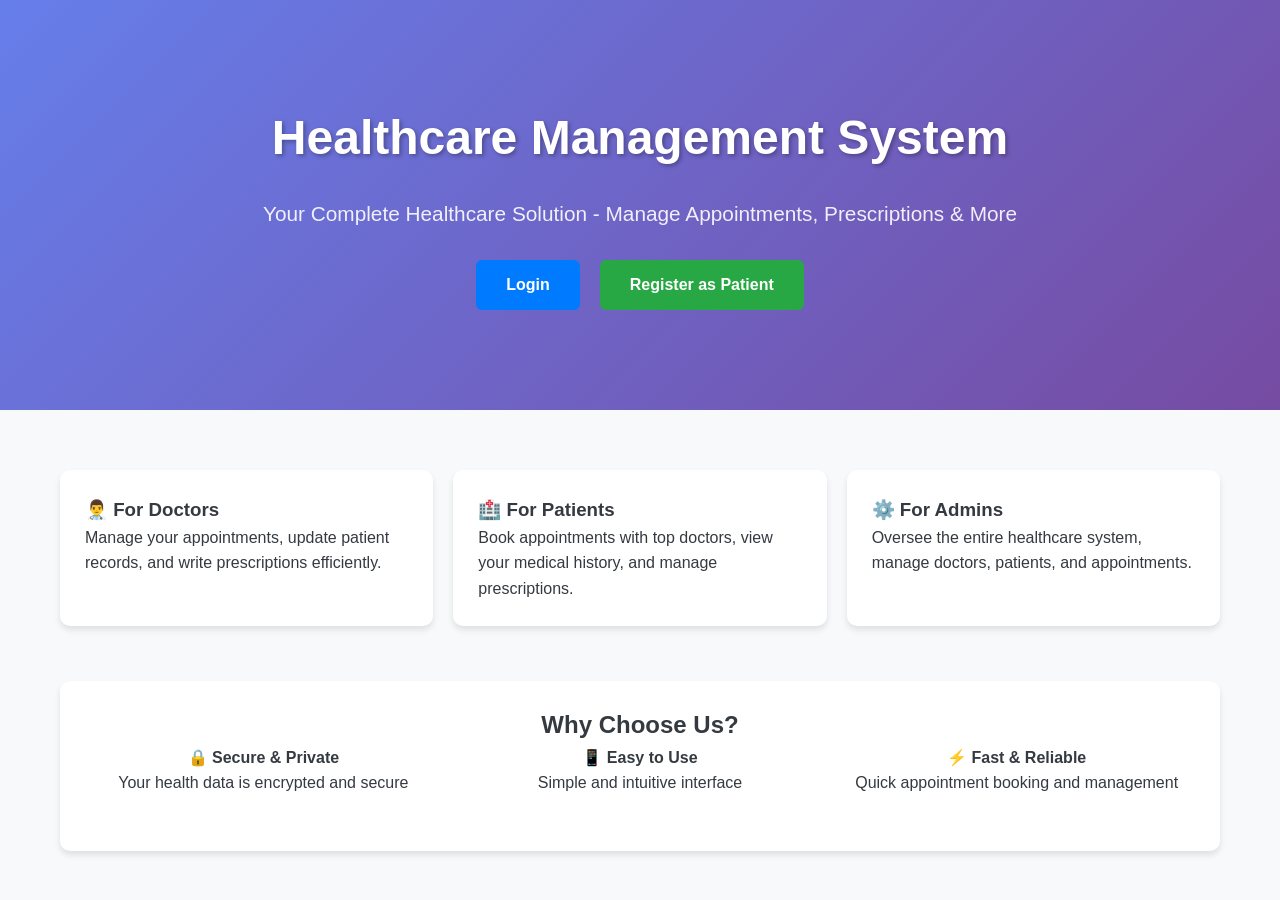
<file: frontend/index.html>
<!DOCTYPE html>
<html lang="en">
<head>
    <meta charset="UTF-8">
    <meta name="viewport" content="width=device-width, initial-scale=1.0">
    <title>Healthcare Management System</title>
    <link rel="stylesheet" href="styles.css">
</head>
<body>
    <div class="hero">
        <div class="container">
            <h1>Healthcare Management System</h1>
            <p>Your Complete Healthcare Solution - Manage Appointments, Prescriptions & More</p>
            <div class="hero-buttons">
                <a href="login.html" class="btn btn-primary">Login</a>
                <a href="register.html" class="btn btn-success">Register as Patient</a>
            </div>
        </div>
    </div>

    <div class="container">
        <div class="card-grid">
            <div class="card">
                <h3>👨‍⚕️ For Doctors</h3>
                <p>Manage your appointments, update patient records, and write prescriptions efficiently.</p>
            </div>
            <div class="card">
                <h3>🏥 For Patients</h3>
                <p>Book appointments with top doctors, view your medical history, and manage prescriptions.</p>
            </div>
            <div class="card">
                <h3>⚙️ For Admins</h3>
                <p>Oversee the entire healthcare system, manage doctors, patients, and appointments.</p>
            </div>
        </div>

        <div class="card text-center">
            <h2>Why Choose Us?</h2>
            <div class="card-grid">
                <div>
                    <h4>🔒 Secure & Private</h4>
                    <p>Your health data is encrypted and secure</p>
                </div>
                <div>
                    <h4>📱 Easy to Use</h4>
                    <p>Simple and intuitive interface</p>
                </div>
                <div>
                    <h4>⚡ Fast & Reliable</h4>
                    <p>Quick appointment booking and management</p>
                </div>
            </div>
        </div>
    </div>
</body>
</html>
</file>
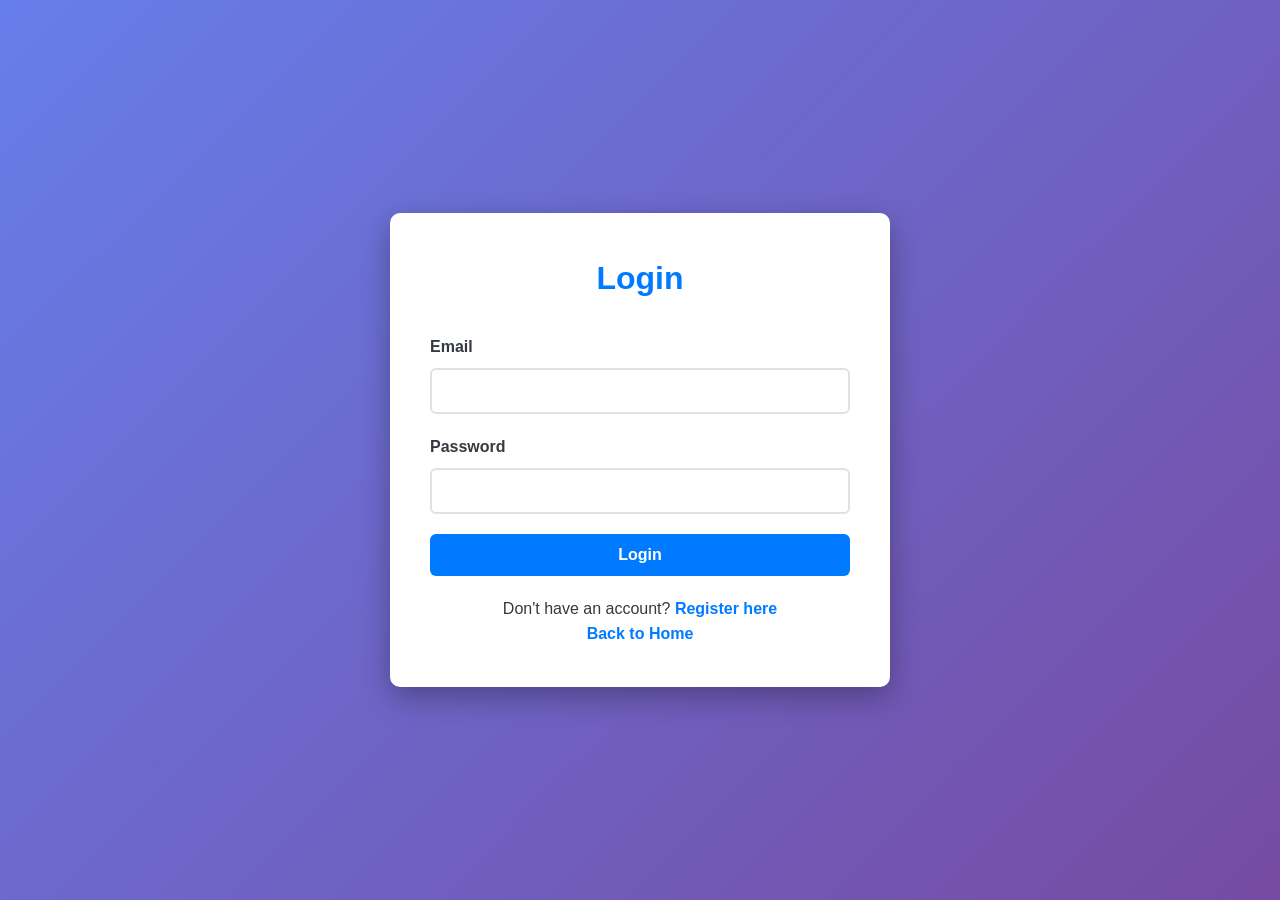
<file: frontend/admin-dashboard.html>
<!DOCTYPE html>
<html lang="en">
<head>
    <meta charset="UTF-8">
    <meta name="viewport" content="width=device-width, initial-scale=1.0">
    <title>Admin Dashboard - Healthcare Management System</title>
    <link rel="stylesheet" href="styles.css">
</head>
<body>
    <header>
        <div class="header-content">
            <div class="logo">Healthcare System - Admin Portal</div>
            <div class="flex align-center gap-10">
                <span id="userName">Welcome Admin!</span>
                <button onclick="logout()" class="btn btn-danger btn-sm">Logout</button>
            </div>
        </div>
    </header>

    <div class="container">
        <div id="alertBox" class="alert"></div>

        <!-- Statistics -->
        <div class="stats-grid">
            <div class="stat-card">
                <h3 id="totalPatients">0</h3>
                <p>Total Patients</p>
            </div>
            <div class="stat-card" style="background: linear-gradient(135deg, var(--success), #1e7e34);">
                <h3 id="totalDoctors">0</h3>
                <p>Total Doctors</p>
            </div>
            <div class="stat-card" style="background: linear-gradient(135deg, var(--warning), #d39e00);">
                <h3 id="totalAppointments">0</h3>
                <p>Total Appointments</p>
            </div>
        </div>

        <!-- Add Doctor -->
        <div class="card">
            <div class="card-header">
                <h2>Add New Doctor</h2>
            </div>
            <form id="addDoctorForm">
                <div class="card-grid">
                    <div class="form-group">
                        <label for="name">Full Name *</label>
                        <input type="text" id="name" name="name" required>
                    </div>
                    <div class="form-group">
                        <label for="email">Email *</label>
                        <input type="email" id="email" name="email" required>
                    </div>
                    <div class="form-group">
                        <label for="password">Password *</label>
                        <input type="password" id="password" name="password" required minlength="6">
                    </div>
                    <div class="form-group">
                        <label for="phone">Phone *</label>
                        <input type="tel" id="phone" name="phone" required>
                    </div>
                    <div class="form-group">
                        <label for="specialization">Specialization *</label>
                        <input type="text" id="specialization" name="specialization" required>
                    </div>
                    <div class="form-group">
                        <label for="availableDays">Available Days *</label>
                        <input type="text" id="availableDays" name="availableDays" placeholder="Mon-Fri" required>
                    </div>
                    <div class="form-group">
                        <label for="qualification">Qualification *</label>
                        <input type="text" id="qualification" name="qualification" required>
                    </div>
                    <div class="form-group">
                        <label for="experienceYears">Experience (years) *</label>
                        <input type="number" id="experienceYears" name="experienceYears" required min="0">
                    </div>
                    <div class="form-group">
                        <label for="slotDurationMinutes">Slot Duration (minutes)</label>
                        <input type="number" id="slotDurationMinutes" name="slotDurationMinutes" min="10" step="5" value="30">
                    </div>
                </div>
                <button type="submit" class="btn btn-success">Add Doctor</button>
            </form>
        </div>

        <!-- All Doctors -->
        <div class="card">
            <div class="card-header">
                <h2>All Doctors</h2>
            </div>
            <div style="overflow-x: auto;">
                <table>
                    <thead>
                        <tr>
                            <th>ID</th>
                            <th>Name</th>
                            <th>Email</th>
                            <th>Phone</th>
                            <th>Specialization</th>
                            <th>Qualification</th>
                            <th>Experience</th>
                            <th>Available Days</th>
                            <th>Actions</th>
                        </tr>
                    </thead>
                    <tbody id="doctorsTable">
                        <tr><td colspan="9" class="text-center">Loading...</td></tr>
                    </tbody>
                </table>
            </div>
        </div>

        <!-- All Appointments -->
        <div class="card">
            <div class="card-header">
                <h2>All Appointments</h2>
            </div>
            <div style="overflow-x: auto;">
                <table>
                    <thead>
                        <tr>
                            <th>ID</th>
                            <th>Patient</th>
                            <th>Doctor</th>
                            <th>Date</th>
                            <th>Time</th>
                            <th>Status</th>
                            <th>Reason</th>
                        </tr>
                    </thead>
                    <tbody id="appointmentsTable">
                        <tr><td colspan="7" class="text-center">Loading...</td></tr>
                    </tbody>
                </table>
            </div>
        </div>

        <!-- All Patients -->
        <div class="card">
            <div class="card-header">
                <h2>All Patients</h2>
            </div>
            <div style="overflow-x: auto;">
                <table>
                    <thead>
                        <tr>
                            <th>ID</th>
                            <th>Name</th>
                            <th>Email</th>
                            <th>Phone</th>
                            <th>Gender</th>
                            <th>Blood Group</th>
                            <th>Date of Birth</th>
                        </tr>
                    </thead>
                    <tbody id="patientsTable">
                        <tr><td colspan="7" class="text-center">Loading...</td></tr>
                    </tbody>
                </table>
            </div>
        </div>
    </div>

    <script>
        const API_BASE = 'http://localhost:8080/api';
        const token = localStorage.getItem('token');
        
        if (!token) {
            window.location.href = 'login.html';
        }
        
        const headers = {
            'Authorization': `Bearer ${token}`,
            'Content-Type': 'application/json'
        };
        
        function showAlert(message, type) {
            const alertBox = document.getElementById('alertBox');
            alertBox.className = `alert alert-${type} show`;
            alertBox.textContent = message;
            window.scrollTo(0, 0);
            setTimeout(() => alertBox.classList.remove('show'), 5000);
        }
        
        function logout() {
            localStorage.clear();
            window.location.href = 'index.html';
        }
        
        async function loadDoctors() {
            try {
                const response = await fetch(`${API_BASE}/doctors`, { headers });
                if (response.ok) {
                    const doctors = await response.json();
                    document.getElementById('totalDoctors').textContent = doctors.length;
                    const tbody = document.getElementById('doctorsTable');
                    
                    if (doctors.length === 0) {
                        tbody.innerHTML = '<tr><td colspan="9" class="text-center">No doctors found.</td></tr>';
                        return;
                    }
                    
                    tbody.innerHTML = doctors.map(doc => `
                        <tr>
                            <td>${doc.id}</td>
                            <td>${doc.name}</td>
                            <td>${doc.email}</td>
                            <td>${doc.phone}</td>
                            <td>${doc.specialization}</td>
                            <td>${doc.qualification || 'N/A'}</td>
                            <td>${doc.experienceYears ?? doc.experience ?? 'N/A'} years</td>
                            <td>${doc.availableDays || 'N/A'}</td>
                            <td>
                                <button onclick="deleteDoctor(${doc.id})" class="btn btn-danger btn-sm">Delete</button>
                            </td>
                        </tr>
                    `).join('');
                }
            } catch (error) {
                console.error('Error loading doctors:', error);
            }
        }
        
        async function loadPatients() {
            try {
                const response = await fetch(`${API_BASE}/patients`, { headers });
                if (response.ok) {
                    const patients = await response.json();
                    document.getElementById('totalPatients').textContent = patients.length;
                    const tbody = document.getElementById('patientsTable');
                    
                    if (patients.length === 0) {
                        tbody.innerHTML = '<tr><td colspan="7" class="text-center">No patients found.</td></tr>';
                        return;
                    }
                    
                    tbody.innerHTML = patients.map(pat => `
                        <tr>
                            <td>${pat.id}</td>
                            <td>${pat.name}</td>
                            <td>${pat.email}</td>
                            <td>${pat.phone}</td>
                            <td>${pat.gender}</td>
                            <td>${pat.bloodGroup || 'N/A'}</td>
                            <td>${pat.dateOfBirth}</td>
                        </tr>
                    `).join('');
                }
            } catch (error) {
                console.error('Error loading patients:', error);
            }
        }
        
        async function loadAppointments() {
            try {
                const response = await fetch(`${API_BASE}/appointments`, { headers });
                if (response.ok) {
                    const appointments = await response.json();
                    document.getElementById('totalAppointments').textContent = appointments.length;
                    const tbody = document.getElementById('appointmentsTable');
                    
                    if (appointments.length === 0) {
                        tbody.innerHTML = '<tr><td colspan="7" class="text-center">No appointments found.</td></tr>';
                        return;
                    }
                    
                    tbody.innerHTML = appointments.map(apt => `
                        <tr>
                            <td>${apt.id}</td>
                            <td>${apt.patientName || 'N/A'}</td>
                            <td>${apt.doctorName || 'N/A'}</td>
                            <td>${apt.appointmentDate}</td>
                            <td>${apt.appointmentTime}</td>
                            <td><span class="badge">${apt.status}</span></td>
                            <td>${apt.reason}</td>
                        </tr>
                    `).join('');
                }
            } catch (error) {
                console.error('Error loading appointments:', error);
            }
        }
        
        document.getElementById('addDoctorForm').addEventListener('submit', async (e) => {
            e.preventDefault();
            const formData = new FormData(e.target);
            const data = {
                name: formData.get('name'),
                email: formData.get('email'),
                password: formData.get('password'),
                phone: formData.get('phone'),
                specialization: formData.get('specialization'),
                qualification: formData.get('qualification'),
                availableDays: formData.get('availableDays'),
                experienceYears: parseInt(formData.get('experienceYears'), 10),
                slotDurationMinutes: parseInt(formData.get('slotDurationMinutes') || '30', 10)
            };
            
            try {
                const response = await fetch(`${API_BASE}/doctors`, {
                    method: 'POST',
                    headers,
                    body: JSON.stringify(data)
                });
                
                if (response.ok) {
                    showAlert('Doctor added successfully!', 'success');
                    e.target.reset();
                    loadDoctors();
                } else {
                    const error = await response.json();
                    showAlert(error.message || 'Failed to add doctor.', 'danger');
                }
            } catch (error) {
                console.error('Error:', error);
                showAlert('Network error. Please try again.', 'danger');
            }
        });
        
        async function deleteDoctor(id) {
            if (!confirm('Are you sure you want to delete this doctor?')) return;
            
            try {
                const response = await fetch(`${API_BASE}/doctors/${id}`, {
                    method: 'DELETE',
                    headers
                });
                
                if (response.ok) {
                    showAlert('Doctor deleted successfully!', 'success');
                    loadDoctors();
                } else {
                    showAlert('Failed to delete doctor.', 'danger');
                }
            } catch (error) {
                console.error('Error:', error);
                showAlert('Network error. Please try again.', 'danger');
            }
        }
        
        // Load all data
        loadDoctors();
        loadPatients();
        loadAppointments();
    </script>
</body>
</html>
</file>
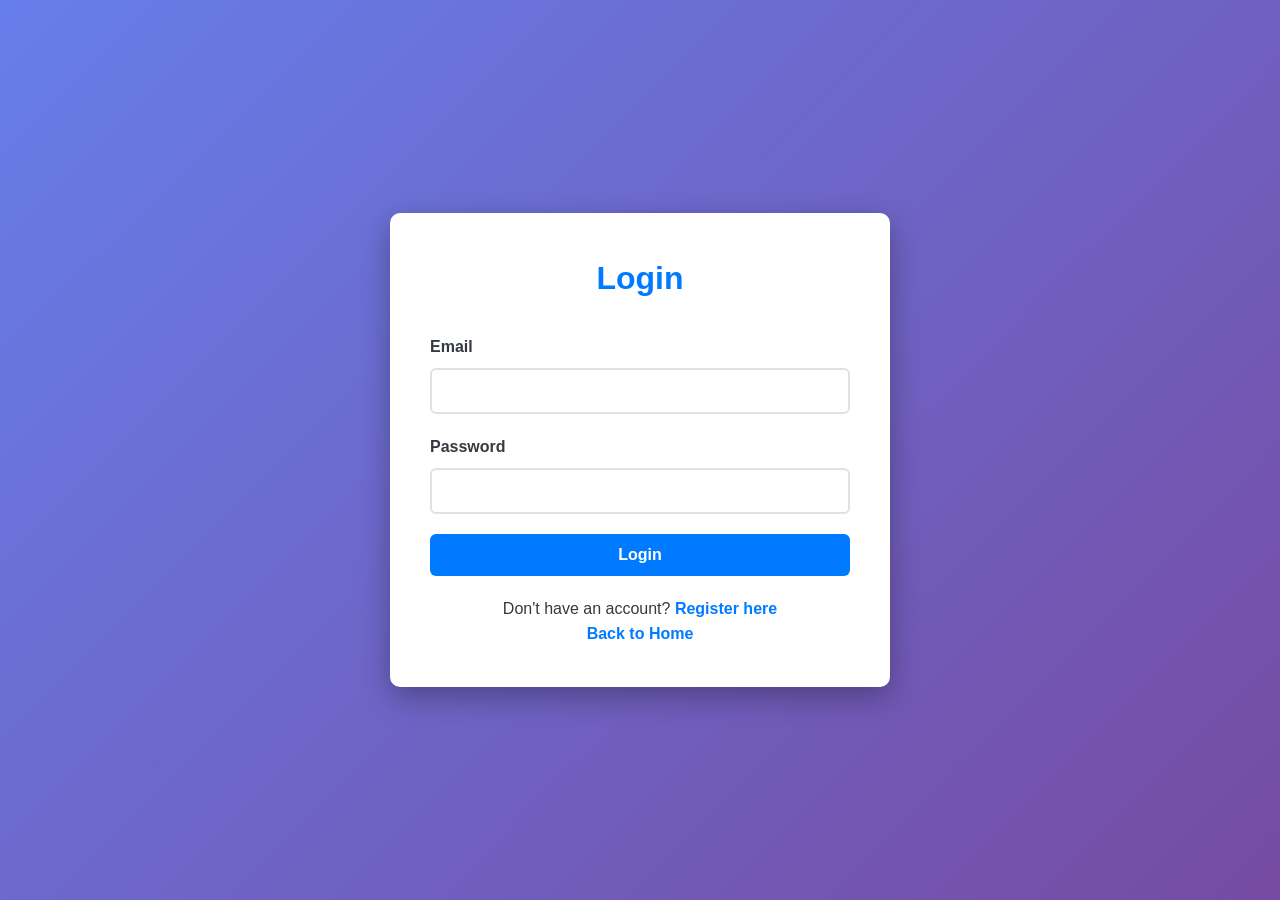
<file: frontend/doctor-dashboard.html>
<!DOCTYPE html>
<html lang="en">
<head>
    <meta charset="UTF-8">
    <meta name="viewport" content="width=device-width, initial-scale=1.0">
    <title>Doctor Dashboard - Healthcare Management System</title>
    <link rel="stylesheet" href="styles.css">
</head>
<body>
    <header>
        <div class="header-content">
            <div class="logo">Healthcare System - Doctor Portal</div>
            <div class="flex align-center gap-10">
                <span id="userName">Welcome!</span>
                <button onclick="logout()" class="btn btn-danger btn-sm">Logout</button>
            </div>
        </div>
    </header>

    <div class="container">
        <div id="alertBox" class="alert"></div>

        <!-- My Appointments -->
        <div class="card">
            <div class="card-header">
                <h2>My Appointments</h2>
            </div>
            <div style="overflow-x: auto;">
                <table>
                    <thead>
                        <tr>
                            <th>Date</th>
                            <th>Time</th>
                            <th>Patient</th>
                            <th>Reason</th>
                            <th>Status</th>
                        </tr>
                    </thead>
                    <tbody id="appointmentsTable">
                        <tr><td colspan="5" class="text-center">Loading...</td></tr>
                    </tbody>
                </table>
            </div>
        </div>

        <!-- Update Appointment Status -->
        <div class="card">
            <div class="card-header">
                <h2>Update Appointment Status</h2>
            </div>
            <form id="updateStatusForm">
                <div class="form-group">
                    <label for="appointmentId">Select Appointment</label>
                    <select id="appointmentId" name="appointmentId" required>
                        <option value="">Choose an appointment...</option>
                    </select>
                </div>
                <div class="form-group">
                    <label for="status">New Status</label>
                    <select id="status" name="status" required>
                        <option value="">Select status...</option>
                        <option value="CONFIRMED">Confirmed</option>
                        <option value="COMPLETED">Completed</option>
                        <option value="CANCELLED">Cancelled</option>
                    </select>
                </div>
                <div class="form-group">
                    <label for="notes">Notes (Optional)</label>
                    <textarea id="notes" name="notes"></textarea>
                </div>
                <button type="submit" class="btn btn-primary">Update Status</button>
            </form>
        </div>

        <!-- Write Prescription -->
        <div class="card">
            <div class="card-header">
                <h2>Write Prescription</h2>
            </div>
            <form id="prescriptionForm">
                <div class="form-group">
                    <label for="prescriptionAppointmentId">Select Appointment</label>
                    <select id="prescriptionAppointmentId" name="appointmentId" required>
                        <option value="">Choose an appointment...</option>
                    </select>
                </div>
                <div class="form-group">
                    <label for="diagnosis">Diagnosis</label>
                    <textarea id="diagnosis" name="diagnosis" required></textarea>
                </div>
                <div class="form-group">
                    <label for="prescriptionNotes">Notes</label>
                    <textarea id="prescriptionNotes" name="notes"></textarea>
                </div>
                
                <div class="medicine-items">
                    <h4>Medicines</h4>
                    <div id="medicinesList">
                        <div class="medicine-item">
                            <div class="form-group">
                                <label>Medicine Name</label>
                                <input type="text" class="medicine-name" required>
                            </div>
                            <div class="form-group">
                                <label>Dosage</label>
                                <input type="text" class="medicine-dosage" placeholder="e.g., 500mg" required>
                            </div>
                            <div class="form-group">
                                <label>Frequency</label>
                                <input type="text" class="medicine-frequency" placeholder="e.g., Twice daily" required>
                            </div>
                            <div class="form-group">
                                <label>Duration</label>
                                <input type="text" class="medicine-duration" placeholder="e.g., 7 days" required>
                            </div>
                            <div class="form-group">
                                <label>&nbsp;</label>
                                <button type="button" onclick="removeMedicine(this)" class="btn btn-danger btn-sm">Remove</button>
                            </div>
                        </div>
                    </div>
                    <button type="button" onclick="addMedicine()" class="btn btn-secondary btn-sm mt-20">Add Medicine</button>
                </div>
                
                <button type="submit" class="btn btn-success mt-20">Submit Prescription</button>
            </form>
        </div>
    </div>

    <script>
        const API_BASE = 'http://localhost:8080/api';
        const token = localStorage.getItem('token');
        
        if (!token) {
            window.location.href = 'login.html';
        }
        
        const headers = {
            'Authorization': `Bearer ${token}`,
            'Content-Type': 'application/json'
        };
        
        document.getElementById('userName').textContent = `Welcome, Dr. ${localStorage.getItem('userName')}!`;
        
        function showAlert(message, type) {
            const alertBox = document.getElementById('alertBox');
            alertBox.className = `alert alert-${type} show`;
            alertBox.textContent = message;
            window.scrollTo(0, 0);
            setTimeout(() => alertBox.classList.remove('show'), 5000);
        }
        
        function logout() {
            localStorage.clear();
            window.location.href = 'index.html';
        }
        
        async function loadAppointments() {
            try {
                const response = await fetch(`${API_BASE}/appointments/doctor/me`, { headers });
                if (response.ok) {
                    const appointments = await response.json();
                    const tbody = document.getElementById('appointmentsTable');
                    const selectStatus = document.getElementById('appointmentId');
                    const selectPrescription = document.getElementById('prescriptionAppointmentId');
                    
                    if (appointments.length === 0) {
                        tbody.innerHTML = '<tr><td colspan="5" class="text-center">No appointments found.</td></tr>';
                        return;
                    }
                    
                    tbody.innerHTML = appointments.map(apt => `
                        <tr>
                            <td>${apt.appointmentDate}</td>
                            <td>${apt.appointmentTime}</td>
                            <td>${apt.patientName || 'N/A'}</td>
                            <td>${apt.reason}</td>
                            <td><span class="badge">${apt.status}</span></td>
                        </tr>
                    `).join('');
                    
                    const options = appointments.map(apt => 
                        `<option value="${apt.id}">${apt.appointmentDate} - ${apt.patientName} (${apt.status})</option>`
                    ).join('');
                    
                    selectStatus.innerHTML = '<option value="">Choose an appointment...</option>' + options;
                    selectPrescription.innerHTML = '<option value="">Choose an appointment...</option>' + options;
                }
            } catch (error) {
                console.error('Error loading appointments:', error);
            }
        }
        
        document.getElementById('updateStatusForm').addEventListener('submit', async (e) => {
            e.preventDefault();
            const formData = new FormData(e.target);
            const appointmentId = formData.get('appointmentId');
            const data = {
                status: formData.get('status'),
                notes: formData.get('notes')
            };
            
            try {
                const response = await fetch(`${API_BASE}/appointments/${appointmentId}/status`, {
                    method: 'PUT',
                    headers,
                    body: JSON.stringify(data)
                });
                
                if (response.ok) {
                    showAlert('Appointment status updated successfully!', 'success');
                    e.target.reset();
                    loadAppointments();
                } else {
                    const error = await response.json();
                    showAlert(error.message || 'Failed to update status.', 'danger');
                }
            } catch (error) {
                console.error('Error:', error);
                showAlert('Network error. Please try again.', 'danger');
            }
        });
        
        function addMedicine() {
            const medicinesList = document.getElementById('medicinesList');
            const newMedicine = document.createElement('div');
            newMedicine.className = 'medicine-item';
            newMedicine.innerHTML = `
                <div class="form-group">
                    <label>Medicine Name</label>
                    <input type="text" class="medicine-name" required>
                </div>
                <div class="form-group">
                    <label>Dosage</label>
                    <input type="text" class="medicine-dosage" placeholder="e.g., 500mg" required>
                </div>
                <div class="form-group">
                    <label>Frequency</label>
                    <input type="text" class="medicine-frequency" placeholder="e.g., Twice daily" required>
                </div>
                <div class="form-group">
                    <label>Duration</label>
                    <input type="text" class="medicine-duration" placeholder="e.g., 7 days" required>
                </div>
                <div class="form-group">
                    <label>&nbsp;</label>
                    <button type="button" onclick="removeMedicine(this)" class="btn btn-danger btn-sm">Remove</button>
                </div>
            `;
            medicinesList.appendChild(newMedicine);
        }
        
        function removeMedicine(button) {
            const medicinesList = document.getElementById('medicinesList');
            if (medicinesList.children.length > 1) {
                button.closest('.medicine-item').remove();
            } else {
                showAlert('At least one medicine is required.', 'warning');
            }
        }
        
        document.getElementById('prescriptionForm').addEventListener('submit', async (e) => {
            e.preventDefault();
            const formData = new FormData(e.target);
            
            const items = [];
            document.querySelectorAll('.medicine-item').forEach(item => {
                items.push({
                    medicineName: item.querySelector('.medicine-name').value,
                    dosage: item.querySelector('.medicine-dosage').value,
                    frequency: item.querySelector('.medicine-frequency').value,
                    durationDays: parseInt(item.querySelector('.medicine-duration').value, 10)
                });
            });
            
            const data = {
                appointmentId: parseInt(formData.get('appointmentId')),
                diagnosis: formData.get('diagnosis'),
                notes: formData.get('notes'),
                items: items
            };
            
            try {
                const response = await fetch(`${API_BASE}/prescriptions`, {
                    method: 'POST',
                    headers,
                    body: JSON.stringify(data)
                });
                
                if (response.ok) {
                    showAlert('Prescription created successfully!', 'success');
                    e.target.reset();
                    document.getElementById('medicinesList').innerHTML = `
                        <div class="medicine-item">
                            <div class="form-group">
                                <label>Medicine Name</label>
                                <input type="text" class="medicine-name" required>
                            </div>
                            <div class="form-group">
                                <label>Dosage</label>
                                <input type="text" class="medicine-dosage" placeholder="e.g., 500mg" required>
                            </div>
                            <div class="form-group">
                                <label>Frequency</label>
                                <input type="text" class="medicine-frequency" placeholder="e.g., Twice daily" required>
                            </div>
                            <div class="form-group">
                                <label>Duration</label>
                                <input type="text" class="medicine-duration" placeholder="e.g., 7 days" required>
                            </div>
                            <div class="form-group">
                                <label>&nbsp;</label>
                                <button type="button" onclick="removeMedicine(this)" class="btn btn-danger btn-sm">Remove</button>
                            </div>
                        </div>
                    `;
                } else {
                    const error = await response.json();
                    showAlert(error.message || 'Failed to create prescription.', 'danger');
                }
            } catch (error) {
                console.error('Error:', error);
                showAlert('Network error. Please try again.', 'danger');
            }
        });
        
        loadAppointments();
    </script>
</body>
</html>
</file>
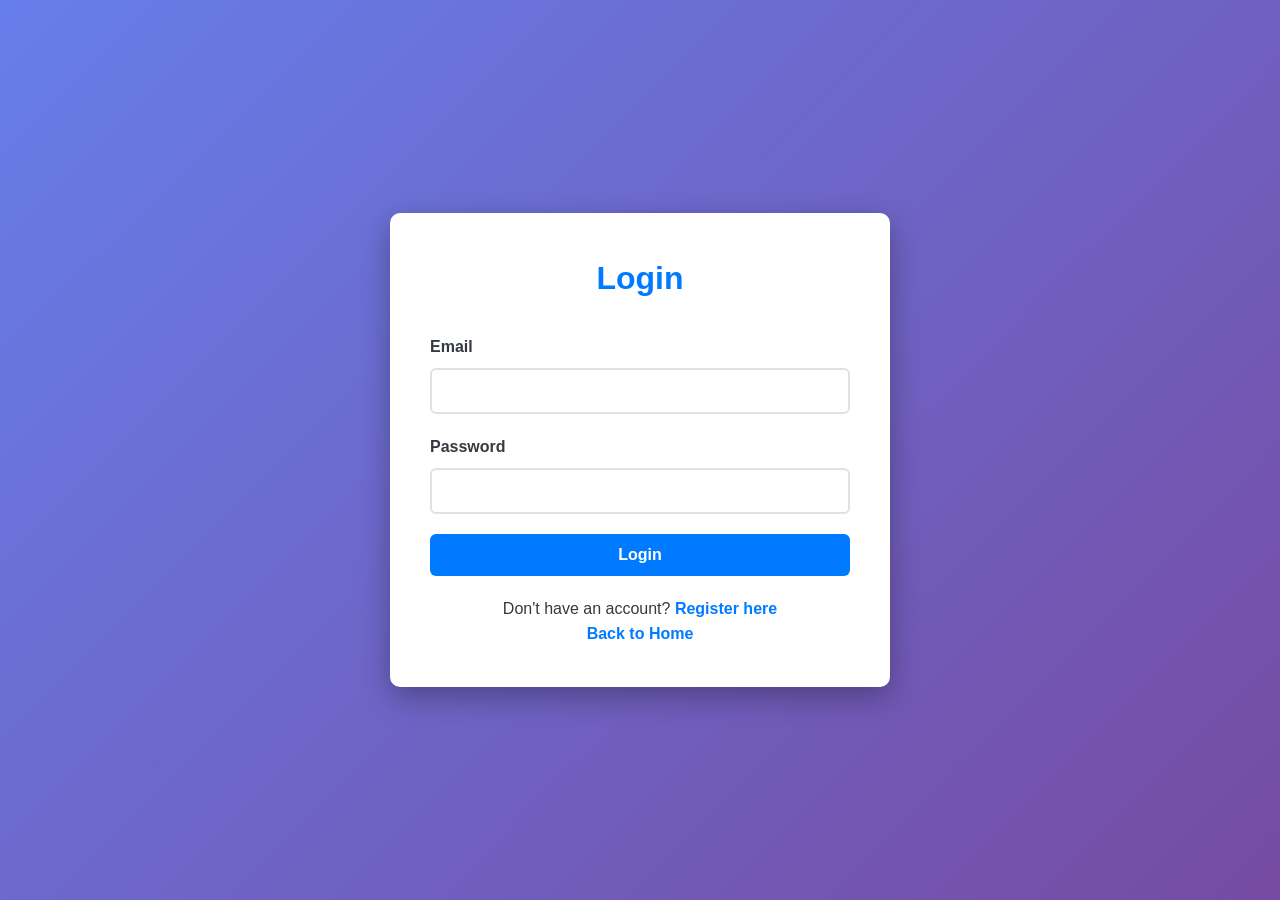
<file: frontend/login.html>
<!DOCTYPE html>
<html lang="en">
<head>
    <meta charset="UTF-8">
    <meta name="viewport" content="width=device-width, initial-scale=1.0">
    <title>Login - Healthcare management system</title>
    <link rel="stylesheet" href="styles.css">
</head>
<body>
    <div class="auth-container">
        <div class="auth-card">
            <h2>Login</h2>
            
            <div id="alertBox" class="alert"></div>
            
            <form id="loginForm">
                <div class="form-group">
                    <label for="email">Email</label>
                    <input type="email" id="email" name="email" required>
                </div>
                
                <div class="form-group">
                    <label for="password">Password</label>
                    <input type="password" id="password" name="password" required>
                </div>
                
                <button type="submit" class="btn btn-primary" style="width: 100%;">Login</button>
            </form>
            
            <div class="auth-links">
                <p>Don't have an account? <a href="register.html">Register here</a></p>
                <p><a href="index.html">Back to Home</a></p>
            </div>
        </div>
    </div>

    <script>
        const API_BASE = 'http://localhost:8080/api';
        
        function showAlert(message, type) {
            const alertBox = document.getElementById('alertBox');
            alertBox.className = `alert alert-${type} show`;
            alertBox.textContent = message;
            setTimeout(() => {
                alertBox.classList.remove('show');
            }, 5000);
        }
        
        document.getElementById('loginForm').addEventListener('submit', async (e) => {
            e.preventDefault();
            
            const formData = new FormData(e.target);
            const data = {
                email: formData.get('email'),
                password: formData.get('password')
            };
            
            try {
                const response = await fetch(`${API_BASE}/auth/login`, {
                    method: 'POST',
                    headers: {
                        'Content-Type': 'application/json'
                    },
                    body: JSON.stringify(data)
                });
                
                const result = await response.json();
                
                if (response.ok) {
                    localStorage.setItem('token', result.token);
                    localStorage.setItem('userRole', result.role);
                    localStorage.setItem('userName', result.name);
                    
                    showAlert('Login successful! Redirecting...', 'success');
                    
                    setTimeout(() => {
                        if (result.role === 'PATIENT') {
                            window.location.href = 'patient-dashboard.html';
                        } else if (result.role === 'DOCTOR') {
                            window.location.href = 'doctor-dashboard.html';
                        } else if (result.role === 'ADMIN') {
                            window.location.href = 'admin-dashboard.html';
                        }
                    }, 1500);
                } else {
                    showAlert(result.message || 'Login failed. Please check your credentials.', 'danger');
                }
            } catch (error) {
                console.error('Error:', error);
                showAlert('Network error. Please check your connection.', 'danger');
            }
        });
    </script>
</body>
</html>
</file>
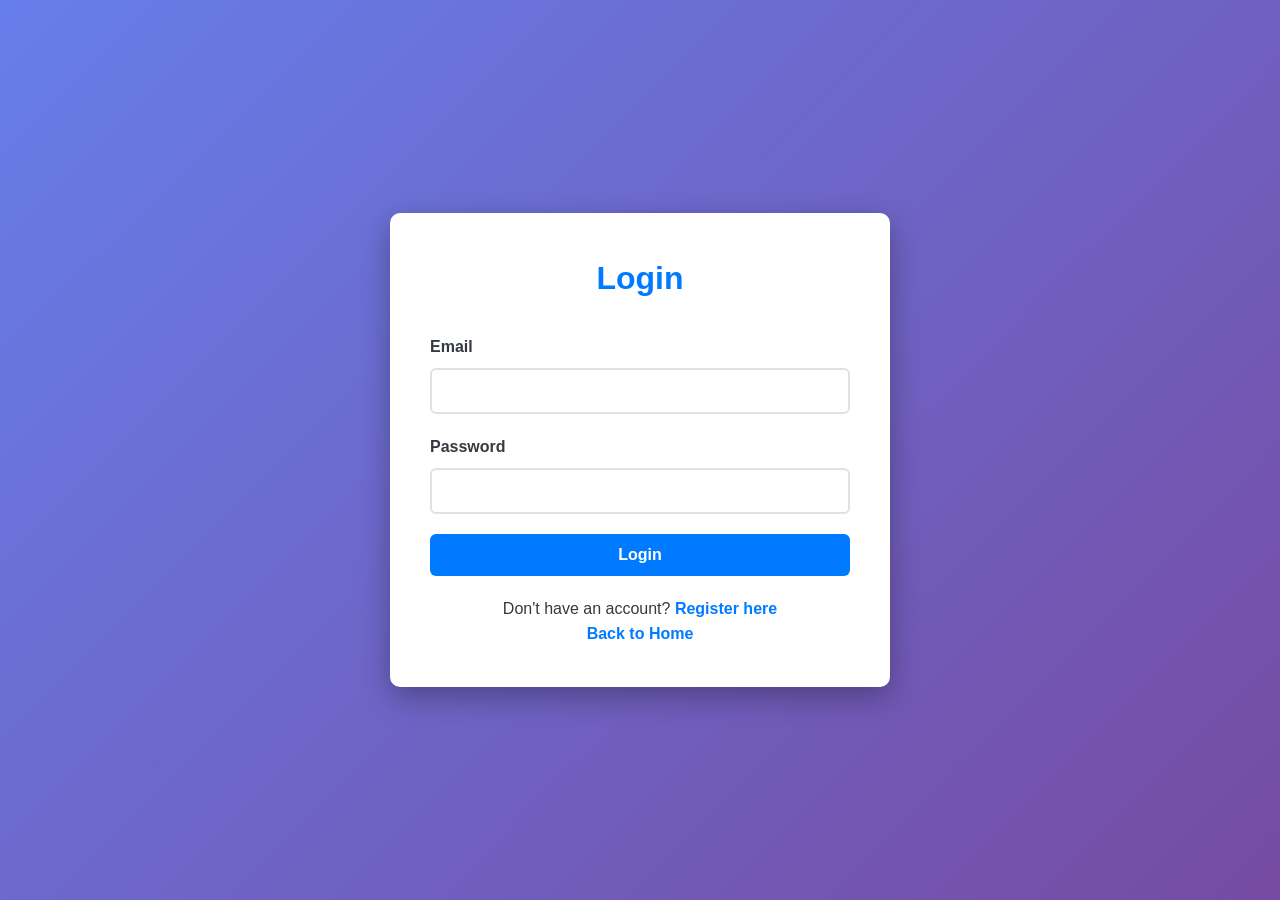
<file: frontend/patient-dashboard.html>
<!DOCTYPE html>
<html lang="en">
<head>
    <meta charset="UTF-8">
    <meta name="viewport" content="width=device-width, initial-scale=1.0">
    <title>Patient Dashboard - Healthcare Management System</title>
    <link rel="stylesheet" href="styles.css">
</head>
<body>
    <header>
        <div class="header-content">
            <div class="logo">Healthcare System</div>
            <div class="flex align-center gap-10">
                <span id="userName">Welcome!</span>
                <button onclick="logout()" class="btn btn-danger btn-sm">Logout</button>
            </div>
        </div>
    </header>

    <div class="container">
        <div id="alertBox" class="alert"></div>

        <!-- My Profile -->
        <div class="card">
            <div class="card-header">
                <h2>My Profile</h2>
            </div>
            <div id="profileContent">Loading...</div>
        </div>

        <!-- Available Doctors -->
        <div class="card">
            <div class="card-header">
                <h2>Available Doctors</h2>
            </div>
            <div id="doctorsGrid" class="card-grid">Loading...</div>
        </div>

        <!-- Book Appointment -->
        <div class="card">
            <div class="card-header">
                <h2>Book Appointment</h2>
            </div>
            <form id="bookAppointmentForm">
                <div class="form-group">
                    <label for="doctorId">Select Doctor</label>
                    <select id="doctorId" name="doctorId" required>
                        <option value="">Choose a doctor...</option>
                    </select>
                </div>
                <div class="form-group">
                    <label for="appointmentDate">Date</label>
                    <input type="date" id="appointmentDate" name="appointmentDate" required>
                </div>
                <div class="form-group">
                    <label for="appointmentTime">Time</label>
                    <input type="time" id="appointmentTime" name="appointmentTime" required>
                </div>
                <div class="form-group">
                    <label for="reason">Reason for Visit</label>
                    <textarea id="reason" name="reason" required></textarea>
                </div>
                <button type="submit" class="btn btn-primary">Book Appointment</button>
            </form>
        </div>

        <!-- My Appointments -->
        <div class="card">
            <div class="card-header">
                <h2>My Appointments</h2>
            </div>
            <div style="overflow-x: auto;">
                <table>
                    <thead>
                        <tr>
                            <th>Date</th>
                            <th>Time</th>
                            <th>Doctor</th>
                            <th>Reason</th>
                            <th>Status</th>
                            <th>Actions</th>
                        </tr>
                    </thead>
                    <tbody id="appointmentsTable">
                        <tr><td colspan="6" class="text-center">Loading...</td></tr>
                    </tbody>
                </table>
            </div>
        </div>

        <!-- My Prescriptions -->
        <div class="card">
            <div class="card-header">
                <h2>My Prescriptions</h2>
            </div>
            <div id="prescriptionsList">Loading...</div>
        </div>
    </div>

    <script>
        const API_BASE = 'http://localhost:8080/api';
        const token = localStorage.getItem('token');
        
        if (!token) {
            window.location.href = 'login.html';
        }
        
        const headers = {
            'Authorization': `Bearer ${token}`,
            'Content-Type': 'application/json'
        };
        
        document.getElementById('userName').textContent = `Welcome, ${localStorage.getItem('userName')}!`;
        
        function showAlert(message, type) {
            const alertBox = document.getElementById('alertBox');
            alertBox.className = `alert alert-${type} show`;
            alertBox.textContent = message;
            window.scrollTo(0, 0);
            setTimeout(() => alertBox.classList.remove('show'), 5000);
        }
        
        function logout() {
            localStorage.clear();
            window.location.href = 'index.html';
        }
        
        async function loadProfile() {
            try {
                const response = await fetch(`${API_BASE}/patients/me`, { headers });
                if (response.ok) {
                    const patient = await response.json();
                    document.getElementById('profileContent').innerHTML = `
                        <p><strong>Name:</strong> ${patient.name}</p>
                        <p><strong>Email:</strong> ${patient.email}</p>
                        <p><strong>Phone:</strong> ${patient.phone}</p>
                        <p><strong>Date of Birth:</strong> ${patient.dateOfBirth}</p>
                        <p><strong>Gender:</strong> ${patient.gender}</p>
                        <p><strong>Blood Group:</strong> ${patient.bloodGroup || 'N/A'}</p>
                        <p><strong>Address:</strong> ${patient.address}</p>
                    `;
                }
            } catch (error) {
                console.error('Error loading profile:', error);
            }
        }
        
        async function loadDoctors() {
            try {
                const response = await fetch(`${API_BASE}/doctors`, { headers });
                if (response.ok) {
                    const doctors = await response.json();
                    const grid = document.getElementById('doctorsGrid');
                    const select = document.getElementById('doctorId');
                    
                    if (doctors.length === 0) {
                        grid.innerHTML = '<p>No doctors available at the moment.</p>';
                        return;
                    }
                    
                    grid.innerHTML = doctors.map(doc => `
                        <div class="doctor-card">
                            <h3>${doc.name}</h3>
                            <p class="specialization">${doc.specialization}</p>
                            <p class="info">📧 ${doc.email}</p>
                            <p class="info">📞 ${doc.phone}</p>
                            <p class="info">🏅 ${doc.qualification || 'N/A'}</p>
                            <p class="info">Experience: ${doc.experienceYears ?? doc.experience ?? 'N/A'} years</p>
                            <p class="info">Available: ${doc.availableDays || 'N/A'}</p>
                        </div>
                    `).join('');
                    
                    select.innerHTML = '<option value="">Choose a doctor...</option>' +
                        doctors.map(doc => `<option value="${doc.id}">${doc.name} - ${doc.specialization}</option>`).join('');
                }
            } catch (error) {
                console.error('Error loading doctors:', error);
            }
        }
        
        async function loadAppointments() {
            try {
                const response = await fetch(`${API_BASE}/appointments/my`, { headers });
                if (response.ok) {
                    const appointments = await response.json();
                    const tbody = document.getElementById('appointmentsTable');
                    
                    if (appointments.length === 0) {
                        tbody.innerHTML = '<tr><td colspan="6" class="text-center">No appointments found.</td></tr>';
                        return;
                    }
                    
                    tbody.innerHTML = appointments.map(apt => `
                        <tr>
                            <td>${apt.appointmentDate}</td>
                            <td>${apt.appointmentTime}</td>
                            <td>${apt.doctorName || 'N/A'}</td>
                            <td>${apt.reason}</td>
                            <td><span class="badge">${apt.status}</span></td>
                            <td>
                                ${apt.status === 'SCHEDULED' ? 
                                    `<button onclick="cancelAppointment(${apt.id})" class="btn btn-danger btn-sm">Cancel</button>` : 
                                    '-'}
                            </td>
                        </tr>
                    `).join('');
                }
            } catch (error) {
                console.error('Error loading appointments:', error);
            }
        }
        
        async function loadPrescriptions() {
            try {
                const response = await fetch(`${API_BASE}/prescriptions/my`, { headers });
                if (response.ok) {
                    const prescriptions = await response.json();
                    const container = document.getElementById('prescriptionsList');
                    
                    if (prescriptions.length === 0) {
                        container.innerHTML = '<p>No prescriptions found.</p>';
                        return;
                    }
                    
                    container.innerHTML = prescriptions.map(pres => `
                        <div class="card" style="margin-bottom: 15px; padding: 15px;">
                            <h4>Prescription #${pres.id}</h4>
                            <p><strong>Doctor:</strong> ${pres.doctorName || 'N/A'}</p>
                            <p><strong>Date:</strong> ${pres.issuedDate || pres.prescriptionDate || 'N/A'}</p>
                            <p><strong>Diagnosis:</strong> ${pres.diagnosis}</p>
                            <p><strong>Notes:</strong> ${pres.notes || 'None'}</p>
                            <div>
                                <strong>Medicines:</strong>
                                <ul>
                                    ${(pres.items || pres.medicines || []).length ? (pres.items || pres.medicines).map(med => 
                                        `<li>${med.medicineName || med.name} - ${med.dosage} (${med.frequency}) for ${med.durationDays || med.duration || 'N/A'} days</li>`
                                    ).join('') : '<li>No medicines prescribed</li>'}
                                </ul>
                            </div>
                        </div>
                    `).join('');
                }
            } catch (error) {
                console.error('Error loading prescriptions:', error);
            }
        }
        
        document.getElementById('bookAppointmentForm').addEventListener('submit', async (e) => {
            e.preventDefault();
            const formData = new FormData(e.target);
            const data = {
                doctorId: parseInt(formData.get('doctorId')),
                appointmentDate: formData.get('appointmentDate'),
                appointmentTime: formData.get('appointmentTime'),
                reason: formData.get('reason')
            };
            
            try {
                const response = await fetch(`${API_BASE}/appointments`, {
                    method: 'POST',
                    headers,
                    body: JSON.stringify(data)
                });
                
                if (response.ok) {
                    showAlert('Appointment booked successfully!', 'success');
                    e.target.reset();
                    loadAppointments();
                } else {
                    const error = await response.json();
                    showAlert(error.message || 'Failed to book appointment.', 'danger');
                }
            } catch (error) {
                console.error('Error:', error);
                showAlert('Network error. Please try again.', 'danger');
            }
        });
        
        async function cancelAppointment(id) {
            if (!confirm('Are you sure you want to cancel this appointment?')) return;
            
            try {
                const response = await fetch(`${API_BASE}/appointments/${id}`, {
                    method: 'DELETE',
                    headers
                });
                
                if (response.ok) {
                    showAlert('Appointment cancelled successfully!', 'success');
                    loadAppointments();
                } else {
                    showAlert('Failed to cancel appointment.', 'danger');
                }
            } catch (error) {
                console.error('Error:', error);
                showAlert('Network error. Please try again.', 'danger');
            }
        }
        
        // Set minimum date to today
        document.getElementById('appointmentDate').min = new Date().toISOString().split('T')[0];
        
        // Load all data
        loadProfile();
        loadDoctors();
        loadAppointments();
        loadPrescriptions();
    </script>
</body>
</html>
</file>
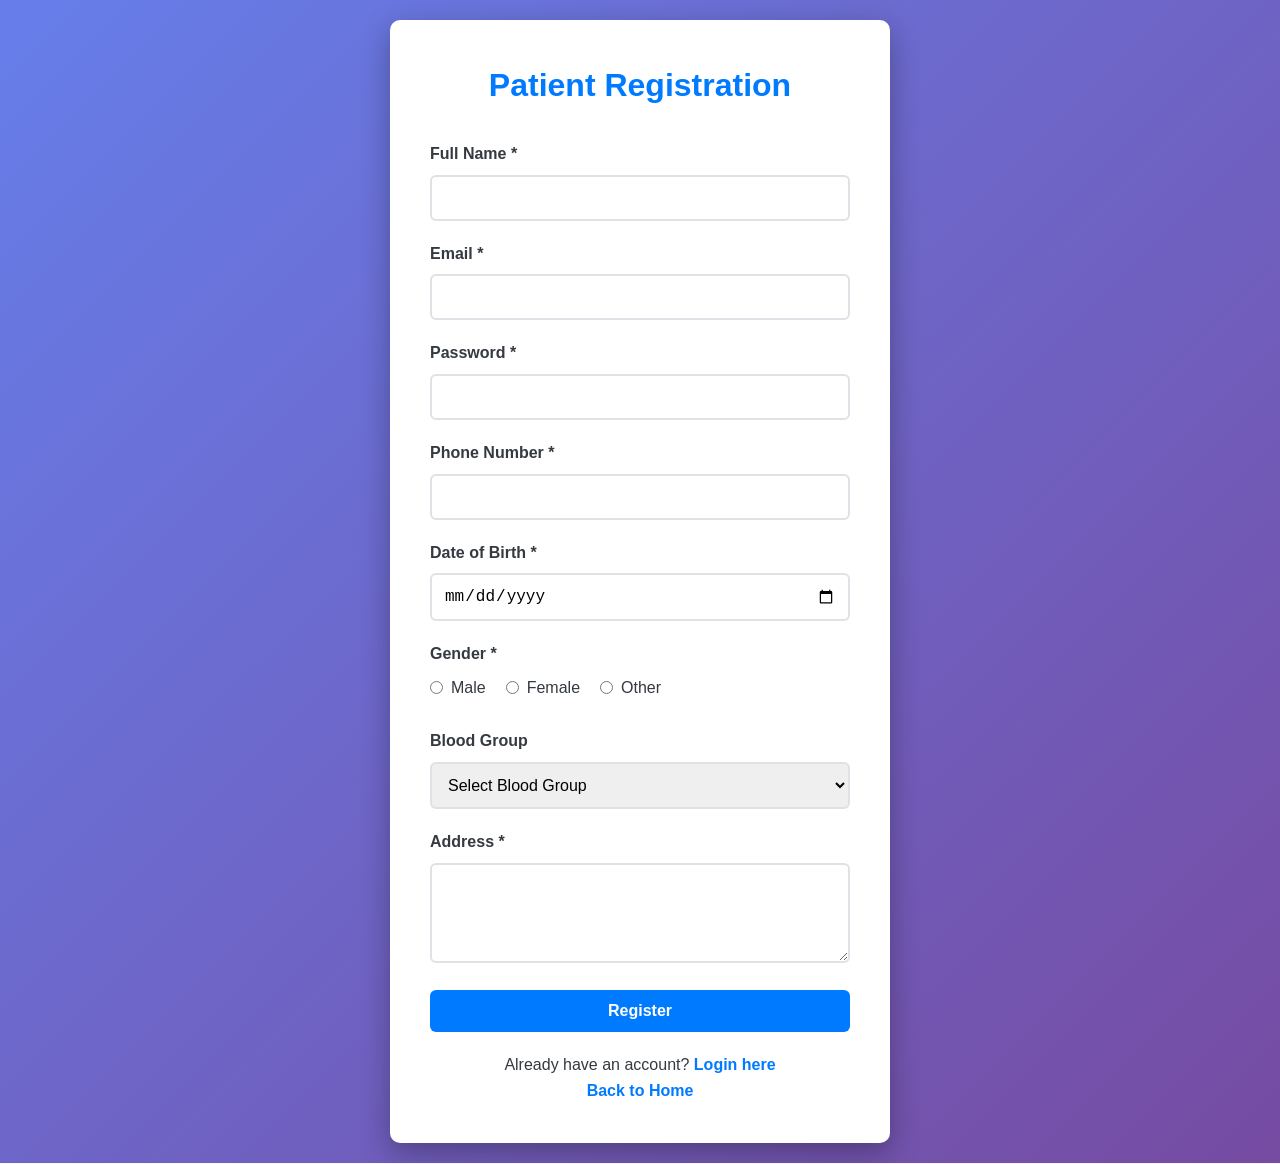
<file: frontend/register.html>
<!DOCTYPE html>
<html lang="en">
<head>
    <meta charset="UTF-8">
    <meta name="viewport" content="width=device-width, initial-scale=1.0">
    <title>Register - Healthcare Management System</title>
    <link rel="stylesheet" href="styles.css">
</head>
<body>
    <div class="auth-container">
        <div class="auth-card">
            <h2>Patient Registration</h2>
            
            <div id="alertBox" class="alert"></div>
            
            <form id="registerForm">
                <div class="form-group">
                    <label for="name">Full Name *</label>
                    <input type="text" id="name" name="name" required>
                </div>
                
                <div class="form-group">
                    <label for="email">Email *</label>
                    <input type="email" id="email" name="email" required>
                </div>
                
                <div class="form-group">
                    <label for="password">Password *</label>
                    <input type="password" id="password" name="password" required minlength="6">
                </div>
                
                <div class="form-group">
                    <label for="phone">Phone Number *</label>
                    <input type="tel" id="phone" name="phone" required>
                </div>
                
                <div class="form-group">
                    <label for="dateOfBirth">Date of Birth *</label>
                    <input type="date" id="dateOfBirth" name="dateOfBirth" required>
                </div>
                
                <div class="form-group">
                    <label>Gender *</label>
                    <div class="radio-group">
                        <label>
                            <input type="radio" name="gender" value="MALE" required> Male
                        </label>
                        <label>
                            <input type="radio" name="gender" value="FEMALE"> Female
                        </label>
                        <label>
                            <input type="radio" name="gender" value="OTHER"> Other
                        </label>
                    </div>
                </div>
                
                <div class="form-group">
                    <label for="bloodGroup">Blood Group</label>
                    <select id="bloodGroup" name="bloodGroup">
                        <option value="">Select Blood Group</option>
                        <option value="A+">A+</option>
                        <option value="A-">A-</option>
                        <option value="B+">B+</option>
                        <option value="B-">B-</option>
                        <option value="AB+">AB+</option>
                        <option value="AB-">AB-</option>
                        <option value="O+">O+</option>
                        <option value="O-">O-</option>
                    </select>
                </div>
                
                <div class="form-group">
                    <label for="address">Address *</label>
                    <textarea id="address" name="address" required></textarea>
                </div>
                
                <button type="submit" class="btn btn-primary" style="width: 100%;">Register</button>
            </form>
            
            <div class="auth-links">
                <p>Already have an account? <a href="login.html">Login here</a></p>
                <p><a href="index.html">Back to Home</a></p>
            </div>
        </div>
    </div>

    <script>
        const API_BASE = 'http://localhost:8080/api';
        
        function showAlert(message, type) {
            const alertBox = document.getElementById('alertBox');
            alertBox.className = `alert alert-${type} show`;
            alertBox.textContent = message;
            setTimeout(() => {
                alertBox.classList.remove('show');
            }, 5000);
        }
        
        document.getElementById('registerForm').addEventListener('submit', async (e) => {
            e.preventDefault();
            
            const formData = new FormData(e.target);
            const data = {
                name: formData.get('name'),
                email: formData.get('email'),
                password: formData.get('password'),
                phone: formData.get('phone'),
                dateOfBirth: formData.get('dateOfBirth'),
                gender: formData.get('gender'),
                bloodGroup: formData.get('bloodGroup') || null,
                address: formData.get('address')
            };
            
            try {
                const response = await fetch(`${API_BASE}/auth/register`, {
                    method: 'POST',
                    headers: {
                        'Content-Type': 'application/json'
                    },
                    body: JSON.stringify(data)
                });
                
                const result = await response.json();
                
                if (response.ok) {
                    localStorage.setItem('token', result.token);
                    localStorage.setItem('userRole', result.role);
                    localStorage.setItem('userName', result.name);
                    showAlert('Registration successful! Redirecting...', 'success');
                    setTimeout(() => {
                        window.location.href = 'patient-dashboard.html';
                    }, 1500);
                } else {
                    showAlert(result.message || 'Registration failed. Please try again.', 'danger');
                }
            } catch (error) {
                console.error('Error:', error);
                showAlert('Network error. Please check your connection.', 'danger');
            }
        });
    </script>
</body>
</html>
</file>
<file: frontend/styles.css>
/* Healthcare Management System - Modern Styles */

:root {
    --primary: #007bff;
    --primary-dark: #0056b3;
    --success: #28a745;
    --danger: #dc3545;
    --warning: #ffc107;
    --info: #17a2b8;
    --light: #f8f9fa;
    --dark: #343a40;
    --white: #ffffff;
    --gray: #6c757d;
    --border: #dee2e6;
    --shadow: rgba(0, 0, 0, 0.1);
}

* {
    margin: 0;
    padding: 0;
    box-sizing: border-box;
}

body {
    font-family: 'Segoe UI', Tahoma, Geneva, Verdana, sans-serif;
    line-height: 1.6;
    color: var(--dark);
    background-color: var(--light);
}

.container {
    max-width: 1200px;
    margin: 0 auto;
    padding: 20px;
}

/* Header Styles */
header {
    background: linear-gradient(135deg, var(--primary), var(--primary-dark));
    color: var(--white);
    padding: 1rem 0;
    box-shadow: 0 2px 10px var(--shadow);
}

.header-content {
    display: flex;
    justify-content: space-between;
    align-items: center;
    max-width: 1200px;
    margin: 0 auto;
    padding: 0 20px;
}

.logo {
    font-size: 1.8rem;
    font-weight: bold;
    display: flex;
    align-items: center;
    gap: 10px;
}

.logo::before {
    content: "⚕️";
    font-size: 2rem;
}

/* Hero Section */
.hero {
    text-align: center;
    padding: 80px 20px;
    background: linear-gradient(135deg, #667eea 0%, #764ba2 100%);
    color: var(--white);
    margin-bottom: 40px;
}

.hero h1 {
    font-size: 3rem;
    margin-bottom: 20px;
    text-shadow: 2px 2px 4px rgba(0,0,0,0.3);
}

.hero p {
    font-size: 1.3rem;
    margin-bottom: 30px;
    opacity: 0.9;
}

.hero-buttons {
    display: flex;
    gap: 20px;
    justify-content: center;
    flex-wrap: wrap;
}

/* Card Styles */
.card {
    background: var(--white);
    border-radius: 10px;
    box-shadow: 0 4px 6px var(--shadow);
    padding: 25px;
    margin-bottom: 25px;
    transition: transform 0.3s ease, box-shadow 0.3s ease;
}

.card:hover {
    transform: translateY(-5px);
    box-shadow: 0 6px 12px var(--shadow);
}

.card-header {
    border-bottom: 2px solid var(--primary);
    padding-bottom: 15px;
    margin-bottom: 20px;
}

.card-header h2 {
    color: var(--primary);
    font-size: 1.5rem;
}

.card-grid {
    display: grid;
    grid-template-columns: repeat(auto-fit, minmax(300px, 1fr));
    gap: 20px;
    margin-bottom: 30px;
}

/* Form Styles */
.form-group {
    margin-bottom: 20px;
}

.form-group label {
    display: block;
    margin-bottom: 8px;
    font-weight: 600;
    color: var(--dark);
}

.form-group input,
.form-group select,
.form-group textarea {
    width: 100%;
    padding: 12px;
    border: 2px solid var(--border);
    border-radius: 6px;
    font-size: 1rem;
    transition: border-color 0.3s ease;
}

.form-group input:focus,
.form-group select:focus,
.form-group textarea:focus {
    outline: none;
    border-color: var(--primary);
}

.form-group textarea {
    resize: vertical;
    min-height: 100px;
}

.radio-group {
    display: flex;
    gap: 20px;
    flex-wrap: wrap;
}

.radio-group label {
    display: flex;
    align-items: center;
    gap: 8px;
    font-weight: normal;
    cursor: pointer;
}

.radio-group input[type="radio"] {
    width: auto;
}

/* Button Styles */
.btn {
    padding: 12px 30px;
    border: none;
    border-radius: 6px;
    font-size: 1rem;
    font-weight: 600;
    cursor: pointer;
    transition: all 0.3s ease;
    text-decoration: none;
    display: inline-block;
    text-align: center;
}

.btn-primary {
    background: var(--primary);
    color: var(--white);
}

.btn-primary:hover {
    background: var(--primary-dark);
    transform: translateY(-2px);
    box-shadow: 0 4px 8px var(--shadow);
}

.btn-success {
    background: var(--success);
    color: var(--white);
}

.btn-success:hover {
    background: #218838;
}

.btn-danger {
    background: var(--danger);
    color: var(--white);
}

.btn-danger:hover {
    background: #c82333;
}

.btn-warning {
    background: var(--warning);
    color: var(--dark);
}

.btn-warning:hover {
    background: #e0a800;
}

.btn-secondary {
    background: var(--gray);
    color: var(--white);
}

.btn-secondary:hover {
    background: #5a6268;
}

.btn-sm {
    padding: 6px 15px;
    font-size: 0.9rem;
}

/* Table Styles */
table {
    width: 100%;
    border-collapse: collapse;
    background: var(--white);
    border-radius: 8px;
    overflow: hidden;
    box-shadow: 0 2px 4px var(--shadow);
}

thead {
    background: var(--primary);
    color: var(--white);
}

th, td {
    padding: 15px;
    text-align: left;
    border-bottom: 1px solid var(--border);
}

tbody tr:hover {
    background: var(--light);
}

tbody tr:last-child td {
    border-bottom: none;
}

/* Alert Styles */
.alert {
    padding: 15px 20px;
    border-radius: 6px;
    margin-bottom: 20px;
    display: none;
}

.alert.show {
    display: block;
}

.alert-success {
    background: #d4edda;
    color: #155724;
    border-left: 4px solid var(--success);
}

.alert-danger {
    background: #f8d7da;
    color: #721c24;
    border-left: 4px solid var(--danger);
}

.alert-warning {
    background: #fff3cd;
    color: #856404;
    border-left: 4px solid var(--warning);
}

.alert-info {
    background: #d1ecf1;
    color: #0c5460;
    border-left: 4px solid var(--info);
}

/* Stats Cards */
.stats-grid {
    display: grid;
    grid-template-columns: repeat(auto-fit, minmax(250px, 1fr));
    gap: 20px;
    margin-bottom: 30px;
}

.stat-card {
    background: linear-gradient(135deg, var(--primary), var(--primary-dark));
    color: var(--white);
    padding: 30px;
    border-radius: 10px;
    text-align: center;
    box-shadow: 0 4px 6px var(--shadow);
}

.stat-card h3 {
    font-size: 2.5rem;
    margin-bottom: 10px;
}

.stat-card p {
    font-size: 1.1rem;
    opacity: 0.9;
}

/* Doctor Cards */
.doctor-card {
    background: var(--white);
    border-radius: 10px;
    padding: 20px;
    box-shadow: 0 2px 4px var(--shadow);
    transition: transform 0.3s ease;
}

.doctor-card:hover {
    transform: translateY(-5px);
    box-shadow: 0 4px 8px var(--shadow);
}

.doctor-card h3 {
    color: var(--primary);
    margin-bottom: 10px;
}

.doctor-card .specialization {
    color: var(--success);
    font-weight: 600;
    margin-bottom: 10px;
}

.doctor-card .info {
    color: var(--gray);
    font-size: 0.9rem;
    margin-bottom: 5px;
}

/* Auth Forms */
.auth-container {
    min-height: 100vh;
    display: flex;
    align-items: center;
    justify-content: center;
    background: linear-gradient(135deg, #667eea 0%, #764ba2 100%);
    padding: 20px;
}

.auth-card {
    background: var(--white);
    border-radius: 10px;
    padding: 40px;
    max-width: 500px;
    width: 100%;
    box-shadow: 0 10px 30px rgba(0,0,0,0.3);
}

.auth-card h2 {
    text-align: center;
    color: var(--primary);
    margin-bottom: 30px;
    font-size: 2rem;
}

.auth-links {
    text-align: center;
    margin-top: 20px;
}

.auth-links a {
    color: var(--primary);
    text-decoration: none;
    font-weight: 600;
}

.auth-links a:hover {
    text-decoration: underline;
}

/* Loading Spinner */
.loading {
    display: inline-block;
    width: 20px;
    height: 20px;
    border: 3px solid rgba(255,255,255,.3);
    border-radius: 50%;
    border-top-color: var(--white);
    animation: spin 1s ease-in-out infinite;
}

@keyframes spin {
    to { transform: rotate(360deg); }
}

/* Medicine Items Table */
.medicine-items {
    margin-top: 20px;
}

.medicine-item {
    display: grid;
    grid-template-columns: 2fr 1fr 1fr 1fr auto;
    gap: 10px;
    margin-bottom: 10px;
    align-items: end;
}

.medicine-item input {
    width: 100%;
}

/* Responsive Design */
@media (max-width: 768px) {
    .hero h1 {
        font-size: 2rem;
    }
    
    .hero p {
        font-size: 1rem;
    }
    
    .hero-buttons {
        flex-direction: column;
        align-items: stretch;
    }
    
    .header-content {
        flex-direction: column;
        gap: 15px;
    }
    
    .card-grid {
        grid-template-columns: 1fr;
    }
    
    .stats-grid {
        grid-template-columns: 1fr;
    }
    
    table {
        font-size: 0.9rem;
    }
    
    th, td {
        padding: 10px;
    }
    
    .medicine-item {
        grid-template-columns: 1fr;
    }
    
    .auth-card {
        padding: 25px;
    }
}

@media (max-width: 480px) {
    .container {
        padding: 10px;
    }
    
    .card {
        padding: 15px;
    }
    
    .btn {
        padding: 10px 20px;
        font-size: 0.9rem;
    }
}

/* Utility Classes */
.text-center {
    text-align: center;
}

.mt-20 {
    margin-top: 20px;
}

.mb-20 {
    margin-bottom: 20px;
}

.hidden {
    display: none;
}

.flex {
    display: flex;
}

.gap-10 {
    gap: 10px;
}

.justify-between {
    justify-content: space-between;
}

.align-center {
    align-items: center;
}
</file>
